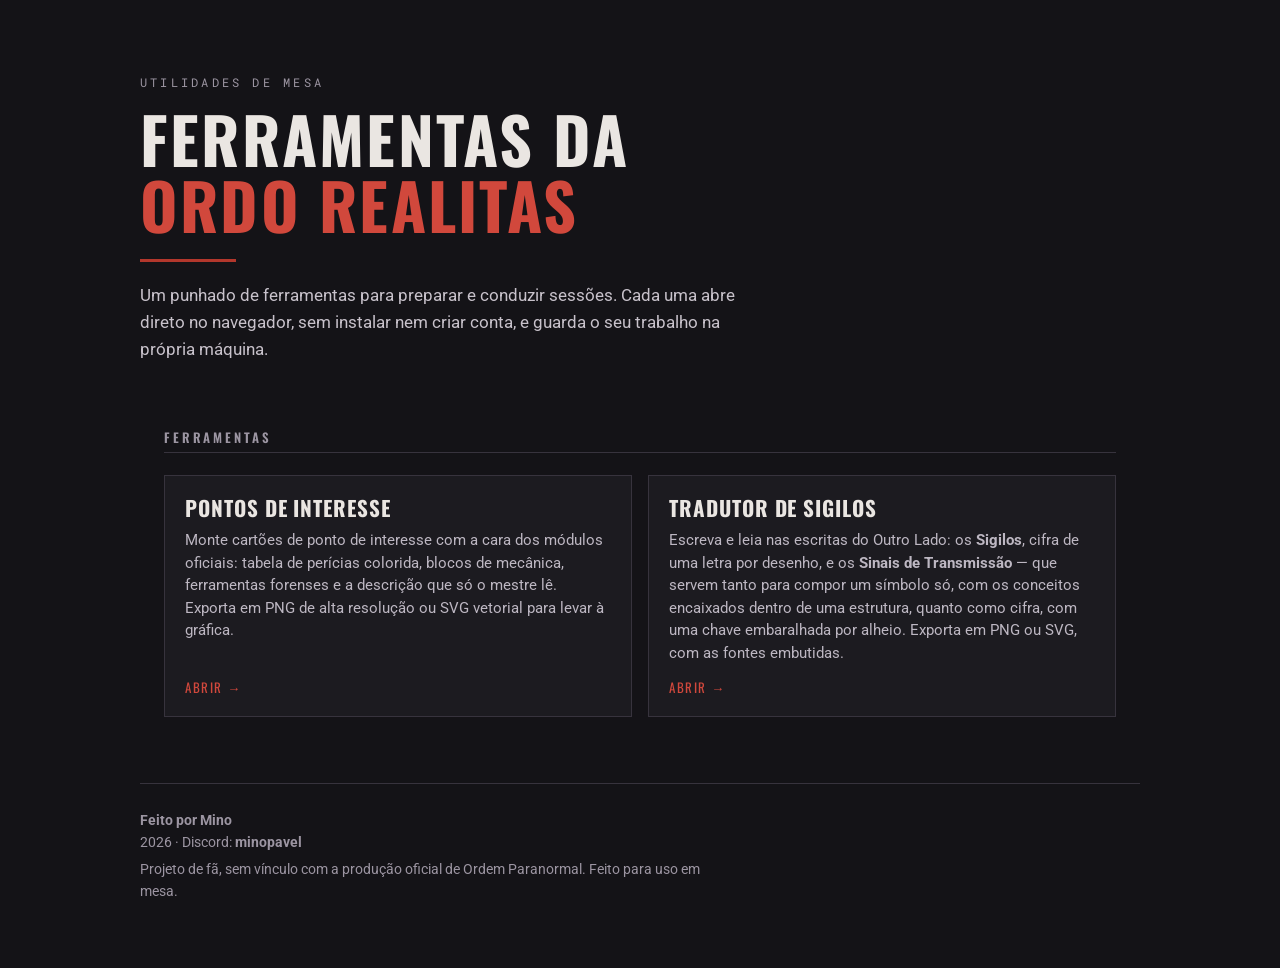
<file: index.html>
<!doctype html>
<html lang="pt-BR">
<head>
<meta charset="utf-8">
<meta name="viewport" content="width=device-width, initial-scale=1">
<title>Ferramentas da Ordo Realitas</title>
<meta name="description" content="Utilitários para mestrar Ordem Paranormal 2: cartões de ponto de interesse, referências e geradores.">
<link rel="icon" href="data:image/svg+xml,%3Csvg xmlns='http://www.w3.org/2000/svg' viewBox='0 0 24 24' fill='none' stroke='%23b3372c' stroke-width='2.2' stroke-linecap='round'%3E%3Ccircle cx='10.5' cy='10.5' r='6.5'/%3E%3Cpath d='m15.4 15.4 5.1 5.1'/%3E%3C/svg%3E">
<link rel="preconnect" href="https://fonts.googleapis.com">
<link rel="preconnect" href="https://fonts.gstatic.com" crossorigin>
<link rel="stylesheet" href="https://fonts.googleapis.com/css2?family=Oswald:wght@400;600;700&family=Roboto+Mono:wght@400&family=Roboto:wght@400;500&display=swap">
<link rel="stylesheet" href="assets/site.css">
<script defer src="assets/analytics.js"></script>
</head>
<body>

<header class="pagina masthead">
  <p class="eyebrow">Utilidades de mesa</p>
  <h1>Ferramentas da<br><em>Ordo Realitas</em></h1>
  <div class="regua"></div>
  <p>Um punhado de ferramentas para preparar e conduzir sessões. Cada uma abre direto no
     navegador, sem instalar nem criar conta, e guarda o seu trabalho na própria máquina.</p>
</header>

<main class="pagina">
  <section class="secao">
    <h2>Ferramentas</h2>
    <div class="fio"></div>

    <ul class="grade">
      <li>
        <a class="ficha" href="ferramentas/pontos-de-interesse/index.html">
          <h3>Pontos de Interesse</h3>
          <p>Monte cartões de ponto de interesse com a cara dos módulos oficiais: tabela de
             perícias colorida, blocos de mecânica, ferramentas forenses e a descrição que só o
             mestre lê. Exporta em PNG de alta resolução ou SVG vetorial para levar à gráfica.</p>
          <div class="rodape">
            <span class="abrir">Abrir →</span>
          </div>
        </a>
      </li>

      <li>
        <a class="ficha" href="ferramentas/tradutor-de-sigilos/">
          <h3>Tradutor de Sigilos</h3>
          <p>Escreva e leia nas escritas do Outro Lado: os <b>Sigilos</b>, cifra de uma letra por
             desenho, e os <b>Sinais de Transmissão</b> — que servem tanto para compor um símbolo
             só, com os conceitos encaixados dentro de uma estrutura, quanto como cifra, com uma
             chave embaralhada por alheio. Exporta em PNG ou SVG, com as fontes embutidas.</p>
          <div class="rodape">
            <span class="abrir">Abrir →</span>
          </div>
        </a>
      </li>
    </ul>
  </section>
</main>

<footer class="pagina rodape-site">
  <p><strong>Feito por Mino</strong><br><span>2026 · Discord: <b>minopavel</b></span></p>
  <p>Projeto de fã, sem vínculo com a produção oficial de Ordem Paranormal. Feito para uso em mesa.</p>
</footer>

</body>
</html>
</file>
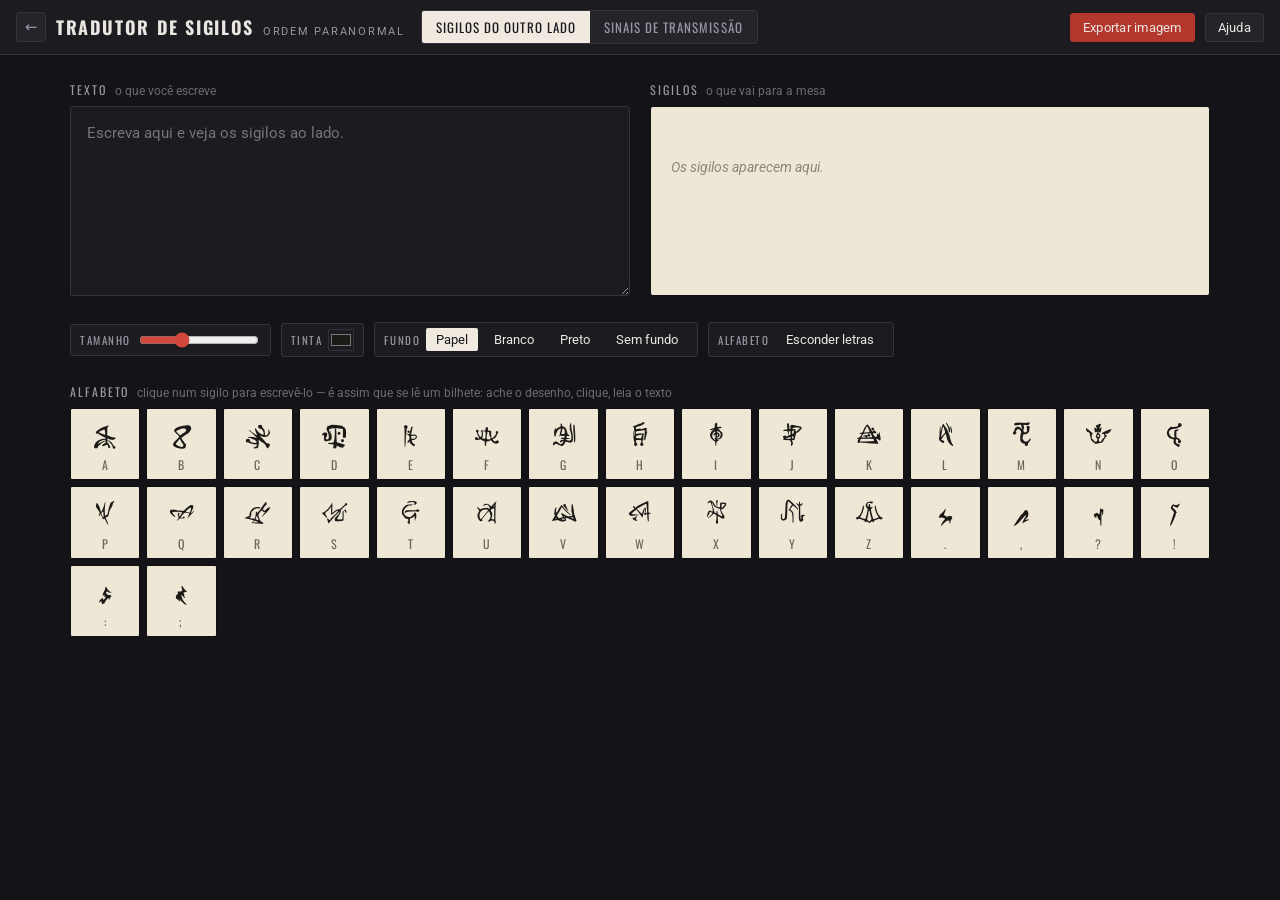
<file: ferramentas/tradutor-de-sigilos/index.html>
<!doctype html>
<html lang="pt-BR">
<head>
<meta charset="utf-8">
<meta name="viewport" content="width=device-width, initial-scale=1">
<title>Tradutor de Sigilos</title>
<meta name="description" content="Escreva e leia nos Sigilos do Outro Lado e nos Sinais de Transmissão, e exporte o resultado como imagem.">
<link rel="icon" href="data:image/svg+xml,%3Csvg xmlns='http://www.w3.org/2000/svg' viewBox='0 0 24 24' fill='none' stroke='%23b3372c' stroke-width='2.2' stroke-linecap='round' stroke-linejoin='round'%3E%3Cpath d='m5 8 6 6'/%3E%3Cpath d='m4 14 6-6 2-3'/%3E%3Cpath d='M2 5h12'/%3E%3Cpath d='M7 2h1'/%3E%3Cpath d='m22 22-5-10-5 10'/%3E%3Cpath d='M14 18h6'/%3E%3C/svg%3E">
<link rel="preconnect" href="https://fonts.googleapis.com">
<link rel="preconnect" href="https://fonts.gstatic.com" crossorigin>
<link rel="stylesheet" href="https://fonts.googleapis.com/css2?family=Oswald:wght@400;500;600;700&family=Roboto:ital,wght@0,400;0,500;0,700;1,400&display=swap">
<style id="fontesigilos">
/* As duas fontes vão embutidas em base64: a página funciona aberta do disco e,
   principalmente, a imagem exportada precisa carregar os glifos por conta
   própria — um SVG já gerado não busca mais nada na rede. */
@font-face{font-family:"SigilosDoOutroLado";font-display:swap;
  src:url([data-uri]) format("truetype")}
@font-face{font-family:"SinaisEstrangeiro";font-display:swap;
  src:url([data-uri]) format("truetype")}
</style>
<style id="appcss">
:root{
  --bg:#141317; --panel:#1c1b20; --panel2:#26242b; --line:#37333d;
  --txt:#eae6e2; --muted:#9c95a2; --blood:#b3372c; --blood-hi:#d1483c;
  --papel:#efe7d6; --tinta:#1b1a17;
  --radius:3px;
  --f-disp:"Oswald","Roboto Condensed","Arial Narrow",sans-serif;
  --f-body:"Roboto","Segoe UI",system-ui,sans-serif;
}
*{box-sizing:border-box}
html,body{margin:0;padding:0}
body{background:var(--bg);color:var(--txt);font-family:var(--f-body);font-size:15px;-webkit-font-smoothing:antialiased}
button,input,textarea,select{font:inherit;color:inherit}
button{background:none;border:0;cursor:pointer}
:focus-visible{outline:2px solid var(--blood-hi);outline-offset:2px}

/* ---------- barra superior ---------- */
.topbar{position:sticky;top:0;z-index:60;display:flex;align-items:center;gap:10px;flex-wrap:wrap;
  padding:10px 16px;background:var(--panel);border-bottom:1px solid var(--line)}
.voltar{display:grid;place-items:center;width:30px;height:30px;flex:0 0 auto;
  border:1px solid var(--line);border-radius:var(--radius);background:var(--panel2);
  color:var(--muted);text-decoration:none;font-size:15px;line-height:1}
.voltar:hover{color:var(--txt);border-color:#4a4553;background:#302d37}
.brand{display:flex;align-items:baseline;gap:9px;margin-right:6px}
.brand b{font-family:var(--f-disp);font-weight:700;font-size:18px;letter-spacing:.09em;text-transform:uppercase}
.brand span{font-size:11px;letter-spacing:.16em;text-transform:uppercase;color:var(--muted)}
.tb{display:flex;align-items:center;gap:6px;padding:6px 12px;border:1px solid var(--line);
  border-radius:var(--radius);background:var(--panel2);font-size:13px;letter-spacing:.02em;
  transition:border-color .12s,background .12s}
.tb:hover{background:#302d37;border-color:#4a4553}
.tb.pri{background:var(--blood);border-color:var(--blood)}
.tb.pri:hover{background:var(--blood-hi)}
.tb.on{background:#efe9df;color:#1b191d;border-color:#efe9df}
.spacer{flex:1}
.abas{display:flex;gap:0;border:1px solid var(--line);border-radius:var(--radius);overflow:hidden}
.abas button{padding:6px 14px;font-family:var(--f-disp);font-size:13px;letter-spacing:.08em;
  text-transform:uppercase;color:var(--muted);background:var(--panel2)}
.abas button.on{background:#efe9df;color:#1b191d}
.abas button:not(.on):hover{background:#302d37;color:var(--txt)}

/* ---------- estrutura ---------- */
main{max-width:1180px;margin:0 auto;padding:26px 20px 120px;display:flex;flex-direction:column;gap:26px}
.aba{display:none}
.aba.on{display:flex;flex-direction:column;gap:26px}
.duplo{display:grid;grid-template-columns:1fr 1fr;gap:20px;align-items:start}
@media (max-width:900px){.duplo{grid-template-columns:1fr}}
.campo{display:flex;flex-direction:column;gap:8px;min-width:0}
.rot{display:flex;align-items:baseline;gap:8px;font-family:var(--f-disp);font-size:12px;
  letter-spacing:.16em;text-transform:uppercase;color:var(--muted)}
.rot .dica{font-family:var(--f-body);font-size:12px;letter-spacing:0;text-transform:none;color:#6f6a76}
textarea{width:100%;min-height:190px;resize:vertical;padding:14px 16px;line-height:1.6;
  background:var(--panel);border:1px solid var(--line);border-radius:var(--radius);color:var(--txt)}
textarea:focus{border-color:var(--blood-hi);outline:0}

/* ---------- papel ---------- */
.papel{background:var(--papel);color:var(--tinta);border:1px solid #0f0e11;border-radius:var(--radius);
  padding:18px 20px;min-height:190px;overflow-wrap:break-word;white-space:pre-wrap}
.papel.vazio::before{content:attr(data-ph);color:#8d8578;font-style:italic;font-family:var(--f-body);font-size:14px}
.sig{font-family:"SigilosDoOutroLado",serif;line-height:1.55;font-size:var(--tam,44px)}
.snl{font-family:"SinaisEstrangeiro",serif;line-height:1.5;font-size:var(--tam,54px)}

/* ---------- controles ---------- */
.linha{display:flex;align-items:center;gap:10px;flex-wrap:wrap}
.grupo{display:flex;align-items:center;gap:6px;padding:5px 9px;border:1px solid var(--line);
  border-radius:var(--radius);background:var(--panel)}
.grupo > span{font-family:var(--f-disp);font-size:11px;letter-spacing:.14em;text-transform:uppercase;color:var(--muted)}
.grupo button{padding:3px 9px;font-size:12.5px;border:1px solid transparent;border-radius:2px}
.grupo button:hover{background:#302d37;border-color:#4a4553}
.grupo button.on{background:#efe9df;color:#1b191d}
input[type=range]{width:120px;accent-color:var(--blood-hi)}
input[type=color]{width:26px;height:22px;padding:0;border:1px solid var(--line);border-radius:2px;background:none;cursor:pointer}

/* ---------- teclado de sigilos ---------- */
.teclado{display:grid;grid-template-columns:repeat(auto-fill,minmax(66px,1fr));gap:6px}
.tecla{display:flex;flex-direction:column;align-items:center;gap:2px;padding:8px 2px 6px;
  background:var(--papel);color:var(--tinta);border:1px solid #0f0e11;border-radius:2px;
  transition:transform .1s,box-shadow .1s}
.tecla:hover{transform:translateY(-2px);box-shadow:0 6px 14px rgba(0,0,0,.45)}
.tecla .g{font-family:"SigilosDoOutroLado",serif;font-size:34px;line-height:1.1}
.tecla .k{font-family:var(--f-disp);font-size:12px;letter-spacing:.1em;color:#6b6459}
body.cego .tecla .k{visibility:hidden}

/* ---------- sinais: composicao ----------
   Na forma interpretativa os sinais nao vem um depois do outro: eles se
   encaixam dentro de uma estrutura, como radicais dentro de um kanji. O palco
   e um quadrado onde cada glifo e posicionado pela tinta que ele desenha, nao
   pela caixa da fonte — dai o transform calculado no script. */
.modo{display:none}
.modo.on{display:flex;flex-direction:column;gap:26px}
.palco{position:relative;margin:0 auto;background:var(--papel);border:1px solid #0f0e11;
  border-radius:var(--radius);overflow:hidden;max-width:100%}
.palco .glifo{position:absolute;left:0;top:0;width:100%;height:100%;display:flex;
  align-items:center;justify-content:center;line-height:1;white-space:pre;
  font-family:"SinaisEstrangeiro",serif;color:var(--tinta)}
.palco.vazio::before{content:attr(data-ph);position:absolute;inset:0;display:grid;place-items:center;
  padding:0 24px;text-align:center;color:#8d8578;font-style:italic;font-size:14px;font-family:var(--f-body)}
.leitura{font-size:13px;line-height:1.7;color:var(--muted);text-align:center}
.leitura b{color:var(--txt);font-weight:600}
.leitura .est{color:var(--blood-hi)}
.tecla.snl .g{font-family:"SinaisEstrangeiro",serif;font-size:32px;line-height:1.3}

.catalogo{display:grid;grid-template-columns:repeat(auto-fill,minmax(160px,1fr));gap:8px}
.verbete{display:grid;grid-template-columns:54px 1fr;gap:8px;align-items:center;padding:8px 10px;
  background:var(--panel);border:1px solid var(--line);border-radius:var(--radius);text-align:left}
.verbete:hover{border-color:var(--blood);background:var(--panel2)}
.verbete .g{font-family:"SinaisEstrangeiro",serif;font-size:38px;line-height:1;color:var(--txt);text-align:center}
.verbete .txt{min-width:0}
.verbete .sig{font-family:var(--f-body);font-size:12.5px;line-height:1.35;color:var(--txt);white-space:normal}
.verbete .sig:empty::before{content:"sem significado";color:#6f6a76;font-style:italic}
.verbete .tecla-nome{font-family:var(--f-mono,monospace);font-size:10.5px;color:var(--muted);letter-spacing:.08em}
.verbete.conferir{border-style:dashed}
.verbete.conferir .tecla-nome::after{content:" · a conferir";color:#c9a227}

.aviso{padding:12px 14px;border:1px solid #5c4a1e;border-left:3px solid #c9a227;border-radius:var(--radius);
  background:#221d12;color:#d8cfb8;font-size:13.5px;line-height:1.55}
.aviso b{color:#f0e2bd}
.faltando{font-size:13px;color:#d99b91;line-height:1.6}
.faltando code{background:#2a1c1a;padding:1px 5px;border-radius:2px}

#toast{position:fixed;left:50%;bottom:26px;transform:translateX(-50%);z-index:400;background:var(--panel2);
  border:1px solid var(--line);border-radius:4px;padding:9px 16px;font-size:13px;
  box-shadow:0 10px 26px rgba(0,0,0,.5);opacity:0;pointer-events:none;transition:opacity .18s}
#toast.on{opacity:1}

#modal{position:fixed;inset:0;z-index:300;background:rgba(8,7,10,.78);display:none;place-items:center;padding:24px}
#modal.open{display:grid}
.sheet{background:var(--panel);border:1px solid var(--line);border-radius:5px;padding:20px;
  width:min(660px,100%);max-height:84vh;overflow:auto}
.sheet h3{margin:0 0 6px;font-family:var(--f-disp);font-size:17px;letter-spacing:.09em;text-transform:uppercase;font-weight:600}
.sheet h4{margin:14px 0 7px;font-family:var(--f-disp);font-size:11px;letter-spacing:.14em;
  text-transform:uppercase;color:var(--muted);font-weight:600}
.sheet p{margin:0 0 12px;color:var(--muted);font-size:13px;line-height:1.55}
.sheet ul{margin:0 0 14px;padding-left:18px;color:var(--muted);font-size:13px;line-height:1.8}
.sheet li b{color:var(--txt);font-weight:500}
.sheet textarea{min-height:180px;font-family:var(--f-mono,monospace);font-size:12px}
.sheet .row{display:flex;gap:8px;margin-top:14px;flex-wrap:wrap}
kbd{background:#131217;border:1px solid var(--line);border-bottom-width:2px;border-radius:3px;
  padding:1px 5px;font-family:monospace;font-size:11.5px;color:var(--txt)}
code{font-family:monospace;font-size:12px;background:#131217;padding:1px 5px;border-radius:2px;color:#e6c98a}

@media (prefers-reduced-motion:reduce){*{transition:none!important}}
</style>
<script defer src="../../assets/analytics.js"></script>
</head>
<body>
<header class="topbar">
  <a class="voltar" href="../../index.html" title="Voltar para as ferramentas" aria-label="Voltar para as ferramentas">←</a>
  <div class="brand"><b>Tradutor de Sigilos</b><span>Ordem Paranormal</span></div>
  <div class="abas">
    <button data-aba="sigilos" class="on">Sigilos do Outro Lado</button>
    <button data-aba="sinais">Sinais de Transmissão</button>
  </div>
  <div class="spacer"></div>
  <button class="tb pri" data-act="exportar">Exportar imagem</button>
  <button class="tb" data-act="ajuda">Ajuda</button>
</header>

<main>
  <!-- ================= SIGILOS: cifra letra a letra ================= -->
  <section class="aba on" id="aba-sigilos">
    <div class="duplo">
      <div class="campo">
        <div class="rot">Texto <span class="dica">o que você escreve</span></div>
        <textarea id="txtSigilos" placeholder="Escreva aqui e veja os sigilos ao lado."></textarea>
      </div>
      <div class="campo">
        <div class="rot">Sigilos <span class="dica">o que vai para a mesa</span></div>
        <div class="papel sig" id="saidaSigilos" data-ph="Os sigilos aparecem aqui."></div>
      </div>
    </div>

    <div class="linha">
      <div class="grupo"><span>Tamanho</span>
        <input type="range" id="tamSigilos" min="20" max="90" step="2" value="44">
      </div>
      <div class="grupo"><span>Tinta</span><input type="color" id="corSigilos" value="#1b1a17"></div>
      <div class="grupo"><span>Fundo</span>
        <button data-fundo="papel" class="on">Papel</button>
        <button data-fundo="branco">Branco</button>
        <button data-fundo="preto">Preto</button>
        <button data-fundo="nada">Sem fundo</button>
      </div>
      <div class="grupo"><span>Alfabeto</span>
        <button data-act="cego">Esconder letras</button>
      </div>
    </div>

    <div class="campo">
      <div class="rot">Alfabeto
        <span class="dica">clique num sigilo para escrevê-lo — é assim que se lê um bilhete: ache o desenho, clique, leia o texto</span>
      </div>
      <div class="teclado" id="teclado"></div>
    </div>
  </section>

  <!-- ================= SINAIS: conceitos ================= -->
  <section class="aba" id="aba-sinais">
    <div class="linha">
      <div class="grupo"><span>Uso</span>
        <button data-modo="composicao">Interpretativa</button>
        <button data-modo="cifra">Substituição</button>
      </div>
      <span class="dica" id="dicaModo"></span>
    </div>

    <!-- ---------- interpretativa ---------- -->
    <div class="modo" id="modo-composicao">
      <div class="campo">
        <div class="rot">Ideia
          <span class="dica">escreva os conceitos ou clique no catálogo; <code>[K]</code> chama o sinal da tecla K</span>
        </div>
        <textarea id="txtSinais" style="min-height:76px" placeholder="Ex.: segredo tempo medo"></textarea>
        <div class="faltando" id="faltando"></div>
      </div>

      <div class="campo">
        <div class="rot">Estrutura
          <span class="dica">o sinal que abraça os outros — é ele que dá o sentido geral</span>
        </div>
        <div class="linha">
          <div class="grupo"><span>Moldura</span>
            <button data-est="">Nenhuma</button>
            <button data-est="&amp;">Círculo</button>
            <button data-est="#">Quadrado</button>
            <button data-est="*">Hexágono</button>
            <button data-est="$">Losango</button>
            <button data-est="^">Triângulo</button>
          </div>
          <div class="grupo"><span>Arranjo</span>
            <button data-arr="auto">Automático</button>
            <button data-arr="linha">Em linha</button>
            <button data-arr="coluna">Empilhado</button>
          </div>
        </div>
      </div>

      <div class="campo">
        <div class="rot">Composição <span class="dica">é este quadrado que sai na imagem</span></div>
        <div class="palco" id="palco" data-ph="Escolha uma estrutura e escreva os conceitos: eles se encaixam aqui dentro."></div>
        <div class="leitura" id="leitura"></div>
        <div class="linha">
          <div class="grupo"><span>Tamanho</span>
            <input type="range" id="tamComp" min="220" max="640" step="20" value="380">
          </div>
          <div class="grupo"><span>Tinta</span><input type="color" id="corSinais" value="#1b1a17"></div>
          <div class="grupo"><span>Fundo</span>
            <button data-fundo2="papel">Papel</button>
            <button data-fundo2="branco">Branco</button>
            <button data-fundo2="preto">Preto</button>
            <button data-fundo2="nada">Sem fundo</button>
          </div>
          <button class="tb" data-act="limpar-ideia">Limpar</button>
        </div>
      </div>

      <div class="campo">
        <div class="rot">Catálogo
          <span class="dica">clique no sinal para usá-lo; clique no significado para corrigi-lo</span>
        </div>
        <div class="linha">
          <div class="grupo" style="flex:1;min-width:220px">
            <span>Buscar</span>
            <input id="busca" placeholder="significado ou tecla" style="flex:1;background:none;border:0;outline:0;min-width:80px">
          </div>
          <button class="tb" data-act="dic-exportar">Exportar dicionário</button>
          <button class="tb" data-act="dic-importar">Importar</button>
          <button class="tb" data-act="dic-padrao">Restaurar padrão</button>
        </div>
        <div class="catalogo" id="catalogo"></div>
      </div>
    </div>

    <!-- ---------- substituicao ---------- -->
    <div class="modo" id="modo-cifra">
      <div class="campo">
        <div class="rot">Texto
          <span class="dica">letras e algarismos viram sinais;</span>
        </div>
        <textarea id="txtCifra" style="min-height:90px" placeholder="Ex.: a casa nao esta vazia"></textarea>
      </div>

      <div class="campo">
        <div class="rot">Alheio
          <span class="dica">cada alheio embaralha a chave do seu jeito; o mesmo nome devolve sempre a mesma chave</span>
        </div>
        <div class="linha">
          <div class="grupo" style="flex:1;min-width:220px"><span>Nome</span>
            <input id="semente" placeholder="sem nome: chave direta, letra por letra"
                   style="flex:1;background:none;border:0;outline:0;min-width:80px">
          </div>
          <button class="tb" data-act="cifra-sortear">Sortear alheio</button>
          <button class="tb" data-act="cifra-direta">Chave direta</button>
        </div>
      </div>

      <div class="campo">
        <div class="rot">Escrita</div>
        <div class="papel snl" id="papelCifra" data-ph="O texto cifrado aparece aqui."></div>
        <div class="linha">
          <div class="grupo"><span>Tamanho</span>
            <input type="range" id="tamCifra" min="26" max="110" step="2" value="54">
          </div>
          <div class="grupo"><span>Tinta</span><input type="color" id="corCifra" value="#1b1a17"></div>
          <div class="grupo"><span>Fundo</span>
            <button data-fundo2="papel">Papel</button>
            <button data-fundo2="branco">Branco</button>
            <button data-fundo2="preto">Preto</button>
            <button data-fundo2="nada">Sem fundo</button>
          </div>
        </div>
      </div>

      <div class="campo">
        <div class="rot">Chave
          <span class="dica">clique num sinal para escrever a letra dele — é assim que se lê um bilhete de volta</span>
        </div>
        <div class="linha">
          <button class="tb" data-act="exportar-chave">Exportar a chave</button>
          <span class="dica">a folha que a mesa usa para decifrar</span>
        </div>
        <div class="teclado" id="chaveCifra"></div>
      </div>
    </div>
  </section>
</main>

<div id="toast" role="status" aria-live="polite"></div>
<div id="modal"><div class="sheet" id="sheet"></div></div>
<script>
/* ==========================================================================
   TRADUTOR DE SIGILOS — Ordem Paranormal
   Arquivo único, sem dependências. Duas escritas:

   · Sigilos do Outro Lado — cifra de substituição, uma letra por sigilo. A
     tradução é exata nos dois sentidos: escrever é digitar, ler é achar o
     desenho no alfabeto e clicar.
   · Sinais do Estrangeiro — escrita conceitual: cada sinal é uma ideia, não
     uma letra. Aqui não existe tradução palavra a palavra garantida; o que
     existe é um dicionário de conceitos, que esta página deixa editar.
   ========================================================================== */

/* ---------- alfabeto dos sigilos ---------- */
const LETRAS = "ABCDEFGHIJKLMNOPQRSTUVWXYZ".split("").concat([".", ",", "?", "!", ":", ";"]);

/* ---------- dicionário dos sinais ----------
   Pareamento conferido à mão sobre a folha de referência. Os verbetes com
   significado vazio existem na fonte mas ainda não têm conceito apontado: saem
   pelo [tecla], só não são chamados por nenhuma palavra. Para mudar, edite no
   catálogo e use Exportar dicionário. */
const SINAIS_PADRAO = [
  /* estruturas e operadores */
  {k:"&", s:"fazer, ação",                              ok:1},
  {k:"#", s:"contenção, possessão, parar",              ok:1},
  {k:"*", s:"pergunta, enigma",                         ok:1},
  {k:"$", s:"contrário, negação, não",                  ok:1},
  {k:"^", s:"transformar, mudar, diferente",            ok:1},
  {k:"+", s:"sentimentos, vontade, dor",                ok:1},
  {k:"-", s:"mais, cima, frente, soma",                 ok:1},
  {k:"_", s:"menos, baixo, atrás, subtração",           ok:1},
  {k:"@", s:"tempo, fim",                               ok:1},
  {k:"=", s:"entendimento, conhecimento, percepção",    ok:1},
  {k:"?", s:"medo",                                     ok:1},
  /* conceitos */
  {k:"A", s:"possível, sim",                            ok:1},
  {k:"B", s:"você",                                     ok:1},
  {k:"C", s:"comunicação",                              ok:1},
  {k:"D", s:"é, está, ser, estar",                      ok:1},
  {k:"E", s:"origem, fonte",                            ok:1},
  {k:"F", s:"essência, alma, nome",                     ok:1},
  {k:"H", s:"segredo",                                  ok:1},
  {k:"I", s:"ataque, consumo",                          ok:1},
  {k:"J", s:"passagem, caminho",                        ok:1},
  {k:"K", s:"eu",                                       ok:1},
  {k:"M", s:"lugar, situação",                          ok:1},
  {k:"N", s:"significa, importa",                       ok:1},
  {k:"P", s:"escolha",                                  ok:1},
  {k:"S", s:"busca, coleta",                            ok:1},
  {k:"T", s:"alguém",                                   ok:1},
  {k:"V", s:"objeto",                                   ok:1},
  {k:"X", s:"importância",                              ok:1},
  {k:"0", s:"tudo",                                     ok:1},
  {k:"2", s:"plural, multiplicação",                    ok:1},
  /* mesmo par do E: pelo texto sai o E, este vem pelo [Z] */
  {k:"Z", s:"origem, fonte",                            ok:1},
  /* na fonte, ainda sem conceito apontado */
  {k:"G", s:"", ok:0}, {k:"L", s:"", ok:0}, {k:"O", s:"", ok:0},
  {k:"Q", s:"", ok:0}, {k:"R", s:"", ok:0}, {k:"U", s:"", ok:0},
  {k:"W", s:"", ok:0}, {k:"Y", s:"", ok:0},
  {k:"1", s:"", ok:0}, {k:"3", s:"", ok:0}, {k:"4", s:"", ok:0},
  {k:"5", s:"", ok:0}, {k:"6", s:"", ok:0}, {k:"7", s:"", ok:0},
  {k:"8", s:"", ok:0}, {k:"9", s:"", ok:0}
];

/* conceitos da folha de referência; os que não estiverem apontados em nenhum
   sinal aparecem como sugestão no catálogo */
const CONCEITOS_SOLTOS = [
  "tudo", "objeto", "origem, fonte", "comunicação", "ataque, consumo",
  "busca, coleta", "passagem, caminho", "importância", "alguém", "você", "eu",
  "escolha", "lugar, situação"
];

/* ---------- utilidades ---------- */
const $ = s => document.querySelector(s);
const esc = s => String(s == null ? "" : s).replace(/[&<>"]/g, c => ({"&":"&amp;","<":"&lt;",">":"&gt;",'"':"&quot;"}[c]));
/* sem acento e sem caixa: "AÇÃO" e "acao" caem no mesmo lugar */
const chave = s => String(s || "").toLowerCase().normalize("NFD").replace(/[\u0300-\u036f]/g, "").trim();
const FUNDOS = {papel:"#efe7d6", branco:"#ffffff", preto:"#14130f", nada:"transparent"};

/* ---------- estado ---------- */
const STORE = "ordem-tradutor-sigilos-v1";
/* sobe quando o pareamento padrão muda: a cópia salva no navegador é
   descartada para não continuar mostrando o dicionário antigo */
const DIC_V = 2;
let state = {
  aba: "sigilos",
  txtSigilos: "",
  txtSinais: "",
  tamSigilos: 44, corSigilos: "#1b1a17", fundoSigilos: "papel", cego: false,
  tamSinais: 54, corSinais: "#1b1a17", fundoSinais: "papel",
  /* sinais: os dois usos da escrita */
  modoSinais: "composicao", estrutura: "$", arranjo: "auto", tamComp: 380,
  txtCifra: "", semente: "",
  dic: null,  /* null = usa o padrão */
  dicV: DIC_V
};
let salvaTimer = null;
function salva(){
  clearTimeout(salvaTimer);
  salvaTimer = setTimeout(() => {
    try { localStorage.setItem(STORE, JSON.stringify(state)); } catch (e) {}
  }, 300);
}
function carrega(){
  try {
    const d = JSON.parse(localStorage.getItem(STORE) || "null");
    if (d && typeof d === "object"){
      if (d.dicV !== DIC_V) { delete d.dic; d.dicV = DIC_V; }
      Object.assign(state, d);
    }
  } catch (e) {}
}

/* dicionário efetivo: o padrão com as correções por cima */
function dicionario(){
  const extra = state.dic || {};
  return SINAIS_PADRAO.map(e => {
    const mod = extra[e.k];
    return mod === undefined ? e : {k: e.k, s: mod.s, ok: mod.ok};
  });
}
function anota(k, s){
  state.dic = state.dic || {};
  state.dic[k] = {s: s, ok: 1};   /* mexeu, conferiu */
  salva();
}

/* ==========================================================================
   SIGILOS
   ========================================================================== */
function pintaSigilos(){
  const saida = $("#saidaSigilos");
  saida.textContent = state.txtSigilos;
  saida.classList.toggle("vazio", !state.txtSigilos);
  saida.style.setProperty("--tam", state.tamSigilos + "px");
  saida.style.color = state.corSigilos;
  saida.style.background = FUNDOS[state.fundoSigilos];
  document.body.classList.toggle("cego", state.cego);
  $("#tamSigilos").value = state.tamSigilos;
  $("#corSigilos").value = state.corSigilos;
  document.querySelectorAll("[data-fundo]").forEach(b =>
    b.classList.toggle("on", b.dataset.fundo === state.fundoSigilos));
  document.querySelector('[data-act="cego"]').classList.toggle("on", state.cego);
}
function montaTeclado(){
  $("#teclado").innerHTML = LETRAS.map(l =>
    '<button class="tecla" data-letra="' + esc(l) + '" title="Escrever ' + esc(l) + '">' +
      '<span class="g">' + esc(l) + '</span><span class="k">' + esc(l) + "</span></button>"
  ).join("");
}
/* insere no ponto do cursor, para dar para corrigir no meio do texto */
function digita(txt, campo){
  const ini = campo.selectionStart, fim = campo.selectionEnd, v = campo.value;
  campo.value = v.slice(0, ini) + txt + v.slice(fim);
  campo.selectionStart = campo.selectionEnd = ini + txt.length;
  campo.focus();
  campo.dispatchEvent(new Event("input", {bubbles: true}));
}

/* ==========================================================================
   SINAIS
   ========================================================================== */
/* a mensagem é o texto; os sinais são derivados dele, para não existirem duas
   fontes da verdade brigando */
function leMensagem(){
  const dic = dicionario();
  const porPalavra = {};   /* sem acento: "acao" acha "ação" */
  const porExato = {};     /* com acento: separa "é" (ser) de "e" (conjunção) */
  dic.forEach(e => e.s.split(",").forEach(p => {
    const c = chave(p), x = String(p).toLowerCase().normalize("NFC").trim();
    if (c && porPalavra[c] === undefined) porPalavra[c] = e;
    if (x && porExato[x] === undefined) porExato[x] = e;
  }));
  const pecas = [], faltando = [];
  const bruto = state.txtSinais.match(/\[[^\]]\]|[^\s]+/g) || [];
  bruto.forEach(tok => {
    const direto = tok.match(/^\[(.)\]$/);
    if (direto){
      const k = direto[1].toUpperCase();
      const e = dic.find(x => x.k === k);
      if (e) { pecas.push(e); return; }
    }
    const cru = tok.replace(/[.,;:!?"']/g, "").toLowerCase().normalize("NFC").trim();
    const limpo = chave(cru);
    /* palavra de uma letra só casa escrita igualzinha: assim "é" vira o sinal de
       ser/estar e o "e" de ligação, que não é conceito nenhum, some calado.
       Para chamar o sinal de uma tecla, escreva [A]. */
    const e = limpo.length === 1 ? porExato[cru] : porPalavra[limpo];
    if (e) pecas.push(e);
    else if (limpo.length > 1) faltando.push(tok);
  });
  return {pecas: pecas, faltando: faltando};
}
/* ---------- medida da tinta ----------
   Para encaixar um sinal dentro do outro não serve a caixa da fonte: o que
   importa é onde o desenho realmente começa e termina. O canvas devolve isso,
   e daí sai o deslocamento que leva o centro da tinta ao ponto pedido. */
const medidas = {};
function medeGlifo(ch, px){
  const id = ch + "@" + px;
  if (medidas[id]) return medidas[id];
  const cv = medeGlifo.cv || (medeGlifo.cv = document.createElement("canvas"));
  const ctx = cv.getContext("2d");
  ctx.font = px + 'px "SinaisEstrangeiro", serif';
  const m = ctx.measureText(ch);
  const esq = m.actualBoundingBoxLeft, dir = m.actualBoundingBoxRight;
  const asc = m.actualBoundingBoxAscent, desc = m.actualBoundingBoxDescent;
  let r;
  if ([esq, dir, asc, desc].some(v => typeof v !== "number" || !isFinite(v))){
    /* navegador sem as métricas de tinta: cai para o centro da caixa */
    r = {w: px * .7, h: px * .7, dx: 0, dy: 0};
  } else {
    const fa = m.fontBoundingBoxAscent || asc, fd = m.fontBoundingBoxDescent || desc;
    const base = (px - (fa + fd)) / 2 + fa;   /* linha de base, com line-height:1 */
    r = {w: esq + dir, h: asc + desc,
         dx: m.width / 2 - (dir - esq) / 2,
         dy: px / 2 - (base + (desc - asc) / 2)};
  }
  medidas[id] = r;
  return r;
}
/* põe o glifo com o centro da tinta em (x, y) do palco de lado S */
function poeGlifo(pai, ch, tinta, x, y, S){
  const p = medeGlifo(ch, 100);
  const corpo = Math.max(8, Math.round(100 * tinta / Math.max(p.w, p.h, 1)));
  const t = medeGlifo(ch, corpo);
  const g = document.createElement("span");
  g.className = "glifo";
  g.textContent = ch;
  g.style.fontSize = corpo + "px";
  g.style.transform = "translate(" + (x - S / 2 + t.dx).toFixed(2) + "px," +
                                     (y - S / 2 + t.dy).toFixed(2) + "px)";
  pai.appendChild(g);
  return t;
}

/* ---------- estruturas ----------
   fw/fh: quanto da tinta da estrutura sobra por dentro para os outros sinais.
   fy: o triângulo tem o vão embaixo, então o miolo desce um pouco. */
const ESTRUTURAS = [
  {k:"&", n:"Círculo",   fw:.64, fh:.64, fy:0},
  {k:"#", n:"Quadrado",  fw:.68, fh:.68, fy:0},
  {k:"*", n:"Hexágono",  fw:.64, fh:.60, fy:0},
  {k:"$", n:"Losango",   fw:.46, fh:.46, fy:0},
  {k:"^", n:"Triângulo", fw:.44, fh:.32, fy:.16}
];
/* posições em fração do vão, a partir do centro; corpo em fração do menor lado */
const ARRANJOS = {
  1: {pos: [[0, 0]],                                              corpo: .70},
  2: {pos: [[0, -.27], [0, .27]],                                 corpo: .46},
  3: {pos: [[0, -.28], [-.27, .25], [.27, .25]],                  corpo: .42},
  4: {pos: [[-.25, -.25], [.25, -.25], [-.25, .25], [.25, .25]],  corpo: .42},
  5: {pos: [[0, -.31], [-.29, -.02], [.29, -.02], [-.18, .3], [.18, .3]], corpo: .34},
  6: {pos: [[-.29, -.26], [0, -.26], [.29, -.26], [-.29, .26], [0, .26], [.29, .26]], corpo: .32}
};
function grade(n, cols, linhas){
  const pos = [];
  for (let i = 0; i < n; i++){
    const c = i % cols, l = Math.floor(i / cols);
    const nesta = Math.min(cols, n - l * cols);   /* a última fileira fica centrada */
    pos.push([nesta > 1 ? (c - (nesta - 1) / 2) / (nesta - 1) * .62 : 0,
              linhas > 1 ? (l - (linhas - 1) / 2) / (linhas - 1) * .62 : 0]);
  }
  return {pos: pos, corpo: .8 / Math.max(cols, linhas)};
}
function arranjo(n){
  if (state.arranjo === "linha") return grade(n, n, 1);
  if (state.arranjo === "coluna") return grade(n, 1, n);
  if (ARRANJOS[n]) return ARRANJOS[n];
  const cols = Math.ceil(Math.sqrt(n));
  return grade(n, cols, Math.ceil(n / cols));
}

const LIMITE_COMP = 9;
function pintaComposicao(){
  const palco = $("#palco");
  const cabe = Math.floor(palco.parentElement.getBoundingClientRect().width) || state.tamComp;
  const S = Math.min(state.tamComp, cabe);
  const est = ESTRUTURAS.find(e => e.k === state.estrutura) || null;
  const todas = leMensagem().pecas;
  const pecas = todas.slice(0, LIMITE_COMP);

  palco.style.width = S + "px";
  palco.style.height = S + "px";
  palco.style.background = FUNDOS[state.fundoSinais];
  palco.style.setProperty("--tinta", state.corSinais);
  palco.innerHTML = "";
  palco.classList.toggle("vazio", !est && !pecas.length);

  /* o vão onde os sinais cabem: dentro da estrutura, ou o palco inteiro */
  let vao = {cx: S / 2, cy: S / 2, w: S * .96, h: S * .96};
  if (est){
    const t = poeGlifo(palco, est.k, S * .96, S / 2, S / 2, S);
    vao = {cx: S / 2, cy: S / 2 + t.h * est.fy, w: t.w * est.fw, h: t.h * est.fh};
  }
  if (pecas.length){
    const a = arranjo(pecas.length);
    const corpo = Math.min(vao.w, vao.h) * a.corpo;
    pecas.forEach((e, i) => {
      const p = a.pos[i] || [0, 0];
      poeGlifo(palco, e.k, corpo, vao.cx + p[0] * vao.w, vao.cy + p[1] * vao.h, S);
    });
  }

  const nome = e => (e && e.s ? (e.s.split(",")[0] || "").trim() : "") || (e ? "tecla " + e.k : "");
  $("#leitura").innerHTML = (est
      ? '<span class="est">' + esc(est.n) + " (" + esc(nome(dicionario().find(x => x.k === est.k))) + ")</span>" +
        (pecas.length ? " abraçando " : " sozinho")
      : (pecas.length ? "Sem estrutura: " : "")) +
    pecas.map(e => "<b>" + esc(nome(e)) + "</b>").join(" · ") +
    (todas.length > LIMITE_COMP
      ? "<br>Cabem " + LIMITE_COMP + " sinais numa composição; os outros " +
        (todas.length - LIMITE_COMP) + " ficaram de fora — quebre a ideia em duas."
      : "");

  $("#tamComp").value = S;
  $("#corSinais").value = state.corSinais;
}

/* ---------- cifra de substituição ----------
   Cada alheio troca qual letra cada sinal representa. O nome do alheio é a
   semente: o mesmo nome devolve sempre a mesma chave, então dá para anotar na
   ficha do NPC e voltar nela meses depois. */
const CIFRAVEIS = "ABCDEFGHIJKLMNOPQRSTUVWXYZ0123456789".split("");
function semeia(txt){
  let h = 2166136261 >>> 0;
  for (let i = 0; i < txt.length; i++){ h ^= txt.charCodeAt(i); h = Math.imul(h, 16777619) >>> 0; }
  return function(){ h ^= h << 13; h >>>= 0; h ^= h >>> 17; h ^= h << 5; h >>>= 0; return h / 4294967296; };
}
function mapaCifra(){
  const m = {}, nome = (state.semente || "").trim();
  if (!nome){ CIFRAVEIS.forEach(c => { m[c] = c; }); return m; }
  const destino = CIFRAVEIS.slice(), rnd = semeia(chave(nome));
  for (let i = destino.length - 1; i > 0; i--){
    const j = Math.floor(rnd() * (i + 1));
    const t = destino[i]; destino[i] = destino[j]; destino[j] = t;
  }
  CIFRAVEIS.forEach((c, i) => { m[c] = destino[i]; });
  return m;
}
const semAcento = t => String(t || "").normalize("NFD").replace(/[\u0300-\u036f]/g, "").toUpperCase();
function pintaCifra(){
  const m = mapaCifra();
  const papel = $("#papelCifra");
  papel.textContent = semAcento(state.txtCifra).split("").map(c =>
    c === "\n" || c === " " ? c : (m[c] === undefined ? "" : m[c])).join("");
  papel.classList.toggle("vazio", !papel.textContent.trim());
  papel.style.setProperty("--tam", state.tamSinais + "px");
  papel.style.color = state.corSinais;
  papel.style.background = FUNDOS[state.fundoSinais];

  $("#chaveCifra").innerHTML = CIFRAVEIS.map(c =>
    '<button class="tecla snl" data-cifra="' + c + '" title="Escrever ' + c + '">' +
      '<span class="g">' + esc(m[c]) + '</span><span class="k">' + c + "</span></button>"
  ).join("");

  $("#tamCifra").value = state.tamSinais;
  $("#corCifra").value = state.corSinais;
  if ($("#semente").value !== state.semente) $("#semente").value = state.semente;
}

const NOMES = ["ka", "ru", "xe", "tho", "mi", "zan", "ver", "lu", "sha", "dro", "nef", "ti"];
function sorteiaNome(){
  const n = 2 + Math.floor(Math.random() * 2);
  let t = "";
  for (let i = 0; i < n; i++) t += NOMES[Math.floor(Math.random() * NOMES.length)];
  return t.charAt(0).toUpperCase() + t.slice(1);
}

const DICAS_MODO = {
  composicao: "cada sinal é um conceito e a estrutura abraça os outros: o desenho inteiro é que diz a ideia, como um kanji",
  cifra: "os sinais valendo por letras do alfabeto latino — e cada alheio embaralha a chave do seu jeito"
};
function pintaSinais(){
  const modo = state.modoSinais === "cifra" ? "cifra" : "composicao";
  $("#modo-composicao").classList.toggle("on", modo === "composicao");
  $("#modo-cifra").classList.toggle("on", modo === "cifra");
  document.querySelectorAll("[data-modo]").forEach(b => b.classList.toggle("on", b.dataset.modo === modo));
  $("#dicaModo").textContent = DICAS_MODO[modo];
  document.querySelectorAll("[data-fundo2]").forEach(b =>
    b.classList.toggle("on", b.dataset.fundo2 === state.fundoSinais));
  document.querySelectorAll("[data-est]").forEach(b =>
    b.classList.toggle("on", b.dataset.est === state.estrutura));
  document.querySelectorAll("[data-arr]").forEach(b =>
    b.classList.toggle("on", b.dataset.arr === state.arranjo));

  const faltando = leMensagem().faltando;
  $("#faltando").innerHTML = faltando.length
    ? "Sem sinal para: " + faltando.map(p => "<code>" + esc(p) + "</code>").join(" ") +
      " — a escrita é conceitual, então tente a ideia por trás da palavra, ou aponte um sinal no catálogo."
    : "";

  if (modo === "cifra") pintaCifra();
  else pintaComposicao();
}
function pintaCatalogo(){
  const termo = chave($("#busca").value);
  const dic = dicionario();
  const lista = termo
    ? dic.filter(e => chave(e.s).indexOf(termo) >= 0 || chave(e.k) === termo)
    : dic;
  $("#catalogo").innerHTML = lista.map(e =>
    '<div class="verbete' + (e.s && !e.ok ? " conferir" : "") + '">' +
      '<button class="g" data-usar="' + esc(e.k) + '" title="Usar este sinal">' + esc(e.k) + "</button>" +
      '<div class="txt">' +
        '<div class="tecla-nome">tecla ' + esc(e.k) + "</div>" +
        '<div class="sig" contenteditable="true" data-sig="' + esc(e.k) + '" ' +
          'title="Significados separados por vírgula">' + esc(e.s) + "</div>" +
      "</div>" +
    "</div>"
  ).join("");
}

/* ==========================================================================
   EXPORTAÇÃO
   O trecho escolhido vira um SVG com <foreignObject>: o próprio HTML, o CSS
   desta página e as fontes em base64. Sem as fontes embutidas a imagem sairia
   com letras latinas no lugar dos sigilos — uma imagem já gerada não busca
   mais nada na rede.
   ========================================================================== */
let imgOpt = {fmt: "png", escala: 4};

/* a exportação normal segue a aba; o botão da chave desvia por uma volta */
let alvoManual = null;
function alvoExport(){
  if (alvoManual === "chave")
    /* a folha da chave sai sempre em 6 colunas, e nao na largura da janela */
    return {el: $("#chaveCifra"), nome: "chave-do-alheio", fundo: "branco", fixo: true, largura: 720,
            estilo: "grid-template-columns:repeat(6,1fr);background:#ffffff;padding:10px;gap:8px"};
  if (state.aba === "sigilos")
    return {el: $("#saidaSigilos"), nome: "sigilos-do-outro-lado", fundo: state.fundoSigilos};
  if (state.modoSinais === "cifra")
    return {el: $("#papelCifra"), nome: "cifra-do-estrangeiro", fundo: state.fundoSinais};
  /* o palco já é um quadrado de lado escolhido: medir a tinta o encolheria */
  return {el: $("#palco"), nome: "composicao-do-estrangeiro", fundo: state.fundoSinais, fixo: true};
}
function montaSVG(escala){
  const alvo = alvoExport();
  const clone = alvo.el.cloneNode(true);
  clone.classList.remove("vazio");
  /* a imagem encolhe para o conteúdo: com a largura do painel sobraria papel
     vazio à direita. O teto continua sendo a largura em tela, para a quebra de
     linha sair igual à que você está vendo. */
  const teto = alvo.largura || Math.round(alvo.el.getBoundingClientRect().width);
  const palco = document.createElement("div");
  palco.setAttribute("style", "position:fixed;left:-20000px;top:0;width:" + teto + "px;visibility:hidden");
  clone.style.width = teto + "px";
  clone.style.minHeight = "0";   /* o painel tem altura mínima na tela; na imagem, não */
  /* o estilo próprio da imagem entra antes de medir: senão a altura sairia da
     grade da tela e a folha viria cortada */
  if (alvo.estilo) clone.style.cssText += ";" + alvo.estilo;
  palco.appendChild(clone);
  document.body.appendChild(palco);

  /* Encolhe para o que a tinta ocupa, senão sobraria papel vazio à direita. A
     medida sai de um Range sobre o conteúdo: serve tanto para texto quebrado em
     linhas quanto para a tira de sinais (num flex com quebra, max-content
     colapsaria tudo numa coluna). */
  let larg = teto;
  if (!alvo.fixo){
    const est = getComputedStyle(clone);
    const padX = parseFloat(est.paddingLeft) + parseFloat(est.paddingRight);
    const faixa = document.createRange();
    faixa.selectNodeContents(clone);
    /* +2 de folga: no limite exato o conteúdo reencaixava numa segunda linha */
    larg = Math.min(teto, Math.max(40, Math.ceil(faixa.getBoundingClientRect().width + padX) + 2));
    clone.style.width = larg + "px";
  }
  const alt = clone.getBoundingClientRect().height;   /* exata: arredondar deixaria faixa no rodapé */
  palco.remove();

  const css = $("#fontesigilos").textContent + "\n" + $("#appcss").textContent +
    "\n.papel{min-height:0;border:0;border-radius:0;height:" + alt + "px}" +
    "\n.palco{border:0;border-radius:0}";
  const svg = '<svg xmlns="http://www.w3.org/2000/svg" width="' + (larg * escala) +
    '" height="' + (alt * escala) + '" viewBox="0 0 ' + larg + " " + alt +
    '" preserveAspectRatio="none"><style><![CDATA[' + css + "]]></style>" +
    '<foreignObject x="0" y="0" width="' + larg + '" height="' + alt + '">' +
    new XMLSerializer().serializeToString(clone) + "</foreignObject></svg>";
  return {svg: svg, w: larg, h: alt, nome: alvo.nome, transparente: alvo.fundo === "nada"};
}
async function rasteriza(svg, W, H, transparente){
  const img = new Image();
  await new Promise((ok, erro) => {
    img.onload = ok;
    img.onerror = () => erro(new Error("o navegador não conseguiu rasterizar"));
    img.src = "data:image/svg+xml;charset=utf-8," + encodeURIComponent(svg);
  });
  const cv = document.createElement("canvas");
  cv.width = W; cv.height = H;
  const ctx = cv.getContext("2d");
  if (!transparente){ ctx.fillStyle = "#ffffff"; ctx.fillRect(0, 0, W, H); }
  ctx.drawImage(img, 0, 0, W, H);
  const blob = await new Promise(r => cv.toBlob(r, "image/png"));
  if (!blob) throw new Error("o PNG saiu vazio");
  return blob;
}
/* publicado como Artifact, o download passa pelo canal do visualizador */
let dlSave = null, dlState = (window.claude && typeof window.claude.use === "function") ? "pendente" : "local";
if (dlState === "pendente"){
  window.claude.use("downloads").then(d => { dlSave = d; dlState = d ? "pronto" : "nao"; },
                                      () => { dlState = "nao"; });
}
async function salvaArquivo(nome, dados){
  if (dlState === "nao") throw new Error("este visualizador não permite salvar arquivos");
  if (dlSave) return dlSave.save({filename: nome, data: dados});
  const blob = dados instanceof Blob ? dados : new Blob([dados], {type: "application/octet-stream"});
  const a = document.createElement("a");
  a.href = URL.createObjectURL(blob);
  a.download = nome;
  document.body.appendChild(a); a.click(); a.remove();
  setTimeout(() => URL.revokeObjectURL(a.href), 4000);
  return {status: "saved"};
}
let exportando = false;
async function exporta(){
  if (exportando) return;
  exportando = true;
  try {
    aviso("Gerando…");
    const r = montaSVG(imgOpt.fmt === "svg" ? 1 : imgOpt.escala);
    if (imgOpt.fmt === "svg"){
      await salvaArquivo(r.nome + ".svg", new Blob([r.svg], {type: "image/svg+xml;charset=utf-8"}));
    } else {
      const png = await rasteriza(r.svg, Math.round(r.w * imgOpt.escala), Math.round(r.h * imgOpt.escala), r.transparente);
      await salvaArquivo(r.nome + ".png", png);
    }
    evento("exportar_sigilos", {escrita: state.aba, formato: imgOpt.fmt, escala: imgOpt.fmt === "svg" ? 1 : imgOpt.escala});
    aviso("Arquivo salvo.", 6000);
  } catch (e) {
    aviso(e && e.code === "declined" ? "Exportação cancelada." : "Não deu para exportar — " + (e.message || e), 8000);
  } finally {
    exportando = false;
    alvoManual = null;
  }
}
/* medição opcional: sem gtag (aberto do disco, bloqueador) vira no-op */
function evento(nome, dados){
  try { if (typeof gtag === "function") gtag("event", nome, dados || {}); } catch (e) {}
}

/* ==========================================================================
   AVISOS E JANELAS
   ========================================================================== */
let toastTimer = null;
function aviso(msg, ms){
  const t = $("#toast");
  t.textContent = msg;
  t.classList.add("on");
  clearTimeout(toastTimer);
  if (ms) toastTimer = setTimeout(() => t.classList.remove("on"), ms);
}
function abreJanela(html){ $("#sheet").innerHTML = html; $("#modal").classList.add("open"); }
function fechaJanela(){ $("#modal").classList.remove("open"); }

function janelaExportar(){
  const r = alvoExport();
  const larg = Math.round(r.el.getBoundingClientRect().width);
  const px = larg * imgOpt.escala;
  const bt = (k, v, rot, on) => '<button data-img="' + k + '" data-v="' + v + '"' +
    (on ? ' class="on"' : "") + ">" + rot + "</button>";
  abreJanela("<h3>Exportar imagem</h3>" +
    "<p>Sai o que está no papel da aba <b>" + (state.aba === "sigilos" ? "Sigilos" : "Sinais") +
    "</b>, com as fontes embutidas — abre em qualquer máquina, mesmo sem os sigilos instalados.</p>" +
    '<h4>Formato</h4><div class="linha"><div class="grupo">' +
      bt("fmt", "png", "PNG", imgOpt.fmt === "png") + bt("fmt", "svg", "SVG vetorial", imgOpt.fmt === "svg") +
    "</div></div>" +
    (imgOpt.fmt === "png"
      ? '<h4>Resolução</h4><div class="linha"><div class="grupo">' +
          bt("escala", "2", "2×", imgOpt.escala === 2) +
          bt("escala", "4", "4×", imgOpt.escala === 4) +
          bt("escala", "6", "6×", imgOpt.escala === 6) +
        "</div></div><p>Saída de <b>" + px + " px</b> de largura: " + (px / 300 * 2.54).toFixed(1) +
        " cm impressos a 300 DPI." + (r.fundo === "nada" ? " O fundo sai transparente." : "") + "</p>"
      : "<p>O SVG é vetorial: imprime nítido em qualquer tamanho e leva as fontes dentro do arquivo.</p>") +
    '<div class="row"><button class="tb pri" data-act="baixar">Baixar</button>' +
    '<button class="tb" data-act="fechar">Fechar</button></div>');
}
function janelaAjuda(){
  abreJanela("<h3>Como usar</h3>" +
    "<h4>Sigilos do Outro Lado</h4><ul>" +
    "<li>É uma cifra: cada letra tem um sigilo, e a tradução é exata nos dois sentidos.</li>" +
    "<li><b>Escrever:</b> digite no campo de texto; os sigilos aparecem ao lado, prontos para virar imagem.</li>" +
    "<li><b>Ler:</b> ache o desenho no alfabeto e clique nele — a letra entra no texto. Com " +
    "<b>Esconder letras</b> ligado, o alfabeto vira treino de leitura.</li></ul>" +
    "<h4>Sinais de Transmissão</h4>" +
    "<p>Os Sinais servem de dois jeitos, e a aba tem um modo para cada um.</p>" +
    "<h4>· Composição (interpretativa)</h4><ul>" +
    "<li>Cada sinal é um conceito inteiro, e a leitura não é um conceito depois do outro: os sinais " +
    "se encaixam <b>dentro</b> de uma estrutura, como radicais dentro de um kanji. O desenho todo é " +
    "que diz a ideia.</li>" +
    "<li>Escreva a <i>ideia</i> — “segredo”, “tempo”, “medo” — e escolha a <b>moldura</b>: " +
    "círculo (ação), quadrado (contenção), hexágono (pergunta), losango (contrário), " +
    "triângulo (transformação). É a moldura que dá o sentido geral.</li>" +
    "<li><code>[K]</code> chama direto o sinal da tecla K, útil para os que ainda não têm conceito. " +
    "Artigo e ligação (<i>o</i>, <i>a</i>, <i>e</i>) não viram sinal; já <i>é</i>, com acento, é o " +
    "sinal de ser/estar.</li>" +
    "<li>O pareamento entre desenho e conceito é editável: clique no significado de um verbete, " +
    "escreva os sentidos separados por vírgula e pronto. Fica salvo neste navegador.</li></ul>" +
    "<h4>· Cifra (substituição)</h4><ul>" +
    "<li>Aqui os sinais valem por letras do alfabeto latino — e cada alheio embaralha a chave do " +
    "seu jeito. O <b>nome do alheio</b> é a semente: o mesmo nome devolve sempre a mesma chave, " +
    "então anote na ficha do NPC e volte nela quando quiser.</li>" +
    "<li>Sem nome, a chave é direta: cada letra usa o sinal da própria tecla.</li>" +
    "<li><b>Ler:</b> ache o desenho na chave e clique — a letra entra no texto. A chave também " +
    "exporta como imagem, para virar o handout que a mesa usa para decifrar.</li></ul>" +
    "<h4>Imagem</h4><ul>" +
    "<li><b>Exportar imagem</b> gera PNG em alta resolução ou SVG vetorial, com as fontes dentro. " +
    "Com o fundo em <b>Sem fundo</b>, o PNG sai transparente para montar em cima de outra arte.</li></ul>" +
    '<div class="row"><button class="tb pri" data-act="fechar">Entendi</button></div>');
}
function janelaDicExportar(){
  const dic = {};
  dicionario().forEach(e => { if (e.s) dic[e.k] = {s: e.s, ok: e.ok}; });
  abreJanela("<h3>Exportar dicionário</h3>" +
    "<p>Copie e me mande para eu embutir como padrão, ou guarde para importar em outra máquina.</p>" +
    '<textarea id="dicSaida" readonly></textarea>' +
    '<div class="row"><button class="tb pri" data-act="dic-copiar">Copiar</button>' +
    '<button class="tb" data-act="fechar">Fechar</button></div>');
  $("#dicSaida").value = JSON.stringify(dic, null, 1);
}
function janelaDicImportar(){
  abreJanela("<h3>Importar dicionário</h3>" +
    "<p>Cole aqui um dicionário exportado desta ferramenta.</p>" +
    '<textarea id="dicEntrada" placeholder="{ ... }"></textarea>' +
    '<div class="row"><button class="tb pri" data-act="dic-aplicar">Aplicar</button>' +
    '<button class="tb" data-act="fechar">Fechar</button></div>');
}

/* ==========================================================================
   EVENTOS
   ========================================================================== */
const ACOES = {
  exportar(){ alvoManual = null; janelaExportar(); },
  "exportar-chave"(){ alvoManual = "chave"; janelaExportar(); },
  ajuda(){ janelaAjuda(); },
  fechar(){ fechaJanela(); },
  baixar(){ fechaJanela(); exporta(); },
  cego(){ state.cego = !state.cego; salva(); pintaSigilos(); },
  "cifra-sortear"(){ state.semente = sorteiaNome(); salva(); pintaCifra(); },
  "cifra-direta"(){ state.semente = ""; salva(); pintaCifra(); },
  "limpar-ideia"(){ state.txtSinais = ""; $("#txtSinais").value = ""; salva(); pintaSinais(); },
  "dic-exportar"(){ janelaDicExportar(); },
  "dic-importar"(){ janelaDicImportar(); },
  "dic-copiar"(){
    const t = $("#dicSaida");
    t.select();
    if (navigator.clipboard) navigator.clipboard.writeText(t.value);
    else document.execCommand("copy");
    aviso("Dicionário copiado.", 4000);
  },
  "dic-aplicar"(){
    let d;
    try { d = JSON.parse($("#dicEntrada").value); }
    catch (e) { return aviso("Esse texto não é um JSON válido.", 6000); }
    if (!d || typeof d !== "object") return aviso("Não encontrei um dicionário aí.", 6000);
    state.dic = {};
    Object.keys(d).forEach(k => {
      const v = d[k];
      state.dic[k] = {s: typeof v === "string" ? v : String(v.s || ""), ok: typeof v === "object" && v.ok ? 1 : 0};
    });
    salva(); fechaJanela(); pintaCatalogo(); pintaSinais();
    aviso("Dicionário importado.", 5000);
  },
  "dic-padrao"(){
    if (!confirm("Descartar suas correções e voltar ao dicionário que vem com a ferramenta?")) return;
    state.dic = null; salva(); pintaCatalogo(); pintaSinais();
  }
};

document.addEventListener("click", e => {
  const alvo = e.target.closest("[data-act],[data-aba],[data-letra],[data-usar],[data-fundo]," +
    "[data-fundo2],[data-img],[data-modo],[data-est],[data-arr],[data-cifra]");
  if (!alvo){ if (e.target === $("#modal")) fechaJanela(); return; }
  const d = alvo.dataset;

  if (d.aba){
    state.aba = d.aba; salva();
    document.querySelectorAll("[data-aba]").forEach(b => b.classList.toggle("on", b.dataset.aba === d.aba));
    $("#aba-sigilos").classList.toggle("on", d.aba === "sigilos");
    $("#aba-sinais").classList.toggle("on", d.aba === "sinais");
    return;
  }
  if (d.letra){ digita(d.letra, $("#txtSigilos")); return; }
  if (d.cifra){ digita(d.cifra, $("#txtCifra")); return; }
  if (d.modo){ state.modoSinais = d.modo; salva(); pintaSinais(); return; }
  if (d.est !== undefined){ state.estrutura = d.est; salva(); pintaSinais(); return; }
  if (d.arr){ state.arranjo = d.arr; salva(); pintaSinais(); return; }
  if (d.usar){
    const e2 = dicionario().find(x => x.k === d.usar);
    const palavra = e2 && e2.s ? (e2.s.split(",")[0] || "").trim() : "[" + d.usar + "]";
    const campo = $("#txtSinais");
    digita((campo.value && !/\s$/.test(campo.value) ? " " : "") + palavra, campo);
    return;
  }
  if (d.fundo){ state.fundoSigilos = d.fundo; salva(); pintaSigilos(); return; }
  if (d.fundo2){ state.fundoSinais = d.fundo2; salva(); pintaSinais(); return; }
  if (d.img){ imgOpt[d.img] = d.img === "escala" ? +d.v : d.v; janelaExportar(); return; }
  const fn = ACOES[d.act];
  if (fn) fn();
});

document.addEventListener("input", e => {
  const el = e.target;
  if (el.id === "txtSigilos"){ state.txtSigilos = el.value; salva(); pintaSigilos(); }
  else if (el.id === "txtSinais"){ state.txtSinais = el.value; salva(); pintaSinais(); }
  else if (el.id === "tamSigilos"){ state.tamSigilos = +el.value; salva(); pintaSigilos(); }
  else if (el.id === "tamComp"){ state.tamComp = +el.value; salva(); pintaComposicao(); }
  else if (el.id === "tamCifra"){ state.tamSinais = +el.value; salva(); pintaCifra(); }
  else if (el.id === "txtCifra"){ state.txtCifra = el.value; salva(); pintaCifra(); }
  else if (el.id === "semente"){ state.semente = el.value; salva(); pintaCifra(); }
  else if (el.id === "corSigilos"){ state.corSigilos = el.value; salva(); pintaSigilos(); }
  else if (el.id === "corSinais" || el.id === "corCifra"){ state.corSinais = el.value; salva(); pintaSinais(); }
  else if (el.id === "busca"){ pintaCatalogo(); }
  else if (el.dataset && el.dataset.sig){ anota(el.dataset.sig, el.textContent.trim()); pintaSinais(); }
});
/* ao sair do campo de significado, redesenha para o selo "a conferir" sumir */
document.addEventListener("focusout", e => {
  if (e.target.dataset && e.target.dataset.sig) pintaCatalogo();
});
document.addEventListener("keydown", e => {
  if (e.key === "Escape") fechaJanela();
});

/* ==========================================================================
   INÍCIO
   ========================================================================== */
(function inicia(){
  carrega();
  montaTeclado();
  $("#txtSigilos").value = state.txtSigilos;
  $("#txtSinais").value = state.txtSinais;
  $("#txtCifra").value = state.txtCifra;
  $("#semente").value = state.semente;
  document.querySelectorAll("[data-aba]").forEach(b => b.classList.toggle("on", b.dataset.aba === state.aba));
  $("#aba-sigilos").classList.toggle("on", state.aba === "sigilos");
  $("#aba-sinais").classList.toggle("on", state.aba === "sinais");
  pintaSigilos();
  pintaCatalogo();
  pintaSinais();
  /* a composição se apoia na medida da tinta de cada glifo: antes da fonte
     carregar, quem responde é a serif do sistema. Mede de novo quando chega. */
  if (document.fonts && document.fonts.ready){
    document.fonts.ready.then(() => {
      Object.keys(medidas).forEach(k => { delete medidas[k]; });
      pintaSinais();
    });
  }
})();

</script>
</body>
</html>
</file>
<file: assets/site.css>
/* ==========================================================================
   Base do site: tokens e estilos compartilhados entre as páginas do hub.
   As ferramentas trazem o próprio CSS (cada uma é autocontida); este arquivo
   cuida da casca — home, cabeçalho, rodapé e listagem.
   ========================================================================== */
:root{
  --bg:#141317; --panel:#1c1b20; --panel2:#26242b; --line:#37333d;
  --txt:#eae6e2; --muted:#9c95a2; --blood:#b3372c; --blood-hi:#d1483c;
  --f-disp:"Oswald","Roboto Condensed","Arial Narrow",sans-serif;
  --f-body:"Roboto","Segoe UI",system-ui,sans-serif;
  --f-mono:"Roboto Mono",Consolas,"Courier New",monospace;
}
*{box-sizing:border-box}
html{scroll-behavior:smooth}
body{
  margin:0;background:var(--bg);color:var(--txt);
  font-family:var(--f-body);font-size:16px;line-height:1.6;
  -webkit-font-smoothing:antialiased;
}
a{color:inherit}
:focus-visible{outline:2px solid var(--blood-hi);outline-offset:3px}

.pagina{max-width:1000px;margin:0 auto;padding:0 24px}

/* ---------- cabeçalho ---------- */
.masthead{padding:74px 0 30px}
.masthead .eyebrow{
  font-family:var(--f-mono);font-size:11.5px;letter-spacing:.28em;text-transform:uppercase;
  color:var(--muted);margin:0 0 14px;
}
.masthead h1{
  margin:0;font-family:var(--f-disp);font-weight:700;text-transform:uppercase;
  font-size:clamp(38px,6.4vw,64px);line-height:1.02;letter-spacing:.035em;text-wrap:balance;
}
.masthead h1 em{font-style:normal;color:var(--blood-hi)}
.regua{height:3px;background:var(--blood);width:96px;margin:22px 0 20px}
.masthead p{margin:0;max-width:62ch;color:#c8c2cb;font-size:17px}

/* ---------- seções ---------- */
.secao{padding:34px 0 0}
.secao > h2{
  margin:0 0 4px;font-family:var(--f-disp);font-weight:600;font-size:13px;
  letter-spacing:.22em;text-transform:uppercase;color:var(--muted);
}
.secao > h2 + .fio{height:1px;background:var(--line);margin:0 0 22px}

/* ---------- fichas das ferramentas ---------- */
.grade{display:grid;gap:16px;grid-template-columns:repeat(auto-fit,minmax(290px,1fr));padding:0;margin:0;list-style:none}
.ficha{
  display:flex;flex-direction:column;gap:10px;height:100%;
  background:var(--panel);border:1px solid var(--line);
  padding:20px 20px 18px;text-decoration:none;position:relative;
  transition:border-color .14s,background .14s,transform .14s;
}
a.ficha:hover,a.ficha:focus-visible{background:var(--panel2);border-color:var(--blood);transform:translateY(-2px)}
.ficha h3{
  margin:0;font-family:var(--f-disp);font-weight:700;font-size:21px;
  letter-spacing:.045em;text-transform:uppercase;line-height:1.15;
}
.ficha p{margin:0;color:#bdb7c2;font-size:14.5px;line-height:1.55;flex:1}
.ficha .rodape{display:flex;align-items:center;justify-content:space-between;gap:12px;margin-top:2px}

.abrir{font-family:var(--f-disp);font-size:13px;letter-spacing:.12em;text-transform:uppercase;color:var(--blood-hi)}
a.ficha:hover .abrir{color:#f0776a}

.ficha.emobra{border-style:dashed;background:transparent}
.ficha.emobra h3{color:#8f8996}
.ficha.emobra p{color:#8a848f}

/* ---------- rodapé ---------- */
.rodape-site{
  margin-top:66px;padding:26px 0 60px;border-top:1px solid var(--line);
  color:var(--muted);font-size:13.5px;
}
.rodape-site p{margin:0 0 6px;max-width:70ch}
.rodape-site a{color:#c9c3d0;text-decoration:underline;text-underline-offset:3px}
.rodape-site a:hover{color:var(--blood-hi)}

/* ---------- voltar para o hub (usado dentro das ferramentas) ---------- */
.voltar{
  display:inline-flex;align-items:center;gap:6px;text-decoration:none;
  font-family:var(--f-disp);font-size:12.5px;letter-spacing:.1em;text-transform:uppercase;color:var(--muted);
}
.voltar:hover{color:var(--txt)}

@media (prefers-reduced-motion:reduce){*{transition:none!important}html{scroll-behavior:auto}}
</file>
